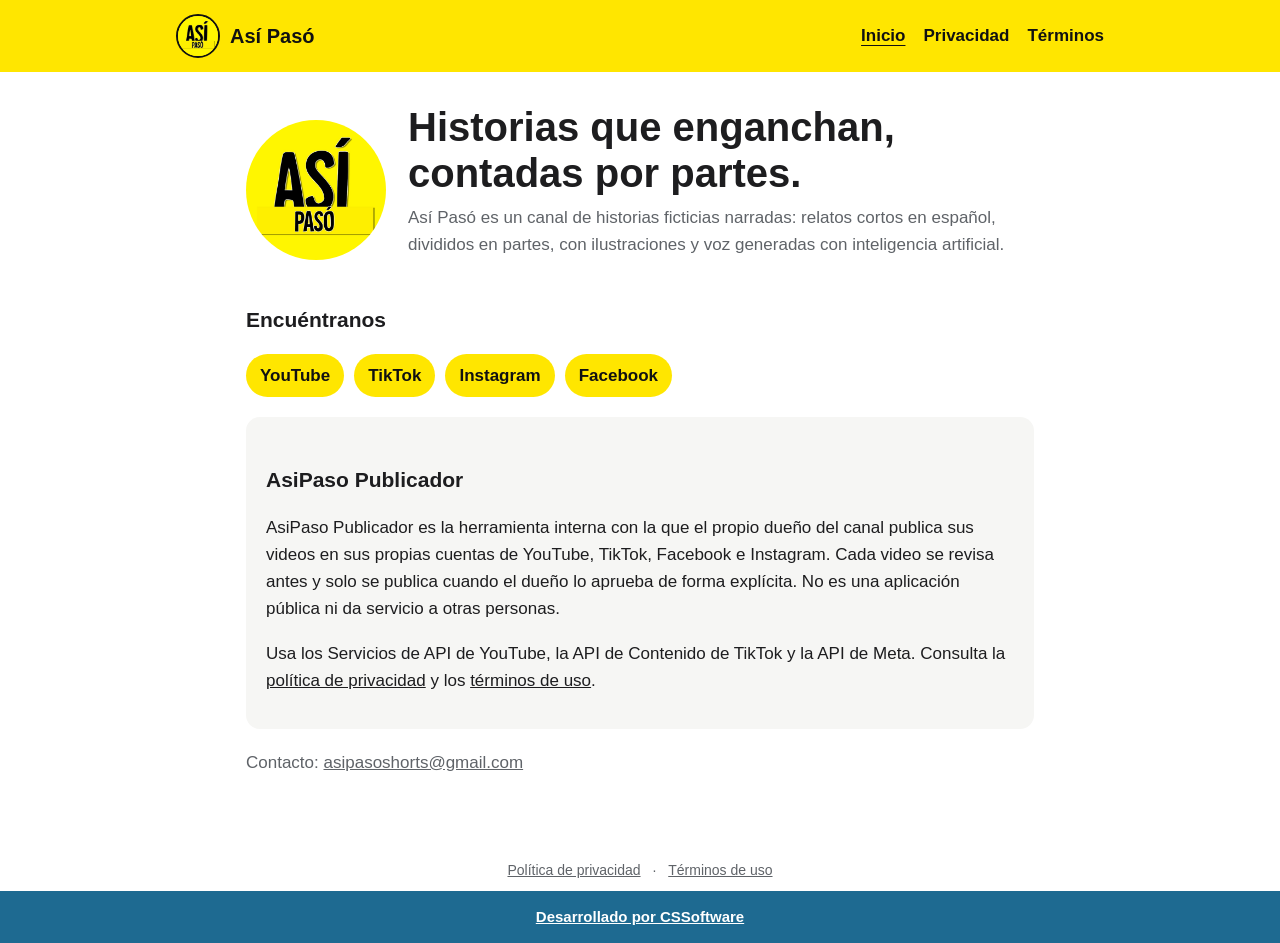
<file: index.html>
<!DOCTYPE html>
<html lang="es">
<head>
  <meta charset="utf-8">
  <meta name="viewport" content="width=device-width, initial-scale=1">
  <title>Así Pasó</title>
  <meta name="description" content="Historias que enganchan, contadas por partes. Historias ficticias narradas con IA.">
  <link rel="icon" href="favicon.png">
  <link rel="stylesheet" href="estilo.css">
</head>
<body>
  <header>
    <div class="barra">
      <a class="marca" href="./"><img src="logo.png" alt="Logo de Así Pasó">Así Pasó</a>
      <nav>
        <a href="./" aria-current="page">Inicio</a>
        <a href="privacidad.html">Privacidad</a>
        <a href="terminos.html">Términos</a>
      </nav>
    </div>
  </header>

  <main>
    <div class="hero">
      <img src="logo.png" alt="Logo de Así Pasó">
      <div>
        <h1>Historias que enganchan, contadas por partes.</h1>
        <p class="sub">Así Pasó es un canal de historias ficticias narradas: relatos cortos en español, divididos en partes, con ilustraciones y voz generadas con inteligencia artificial.</p>
      </div>
    </div>

    <h2>Encuéntranos</h2>
    <ul class="redes">
      <li><a href="https://www.youtube.com/@asipasoshorts-l5q" target="_blank" rel="noopener noreferrer">YouTube</a></li>
      <li><a href="https://www.tiktok.com/@asipasoshorts" target="_blank" rel="noopener noreferrer">TikTok</a></li>
      <li><a href="https://www.instagram.com/asipasoshorts/" target="_blank" rel="noopener noreferrer">Instagram</a></li>
      <li><a href="https://www.facebook.com/1342690348931353" target="_blank" rel="noopener noreferrer">Facebook</a></li>
    </ul>

    <div class="tarjeta">
      <h2>AsiPaso Publicador</h2>
      <p>AsiPaso Publicador es la herramienta interna con la que el propio dueño del canal publica sus videos en sus propias cuentas de YouTube, TikTok, Facebook e Instagram. Cada video se revisa antes y solo se publica cuando el dueño lo aprueba de forma explícita. No es una aplicación pública ni da servicio a otras personas.</p>
      <p>Usa los Servicios de API de YouTube, la API de Contenido de TikTok y la API de Meta. Consulta la <a href="privacidad.html">política de privacidad</a> y los <a href="terminos.html">términos de uso</a>.</p>
    </div>

    <p class="sub">Contacto: <a href="mailto:asipasoshorts@gmail.com">asipasoshorts@gmail.com</a></p>
  </main>

  <div class="pie-legal"><a href="privacidad.html">Política de privacidad</a> · <a href="terminos.html">Términos de uso</a></div>
  <footer class="creditos">
    <a href="https://www.cssoftware.org/" target="_blank" rel="noopener noreferrer">Desarrollado por CSSoftware</a>
  </footer>
</body>
</html>
</file>
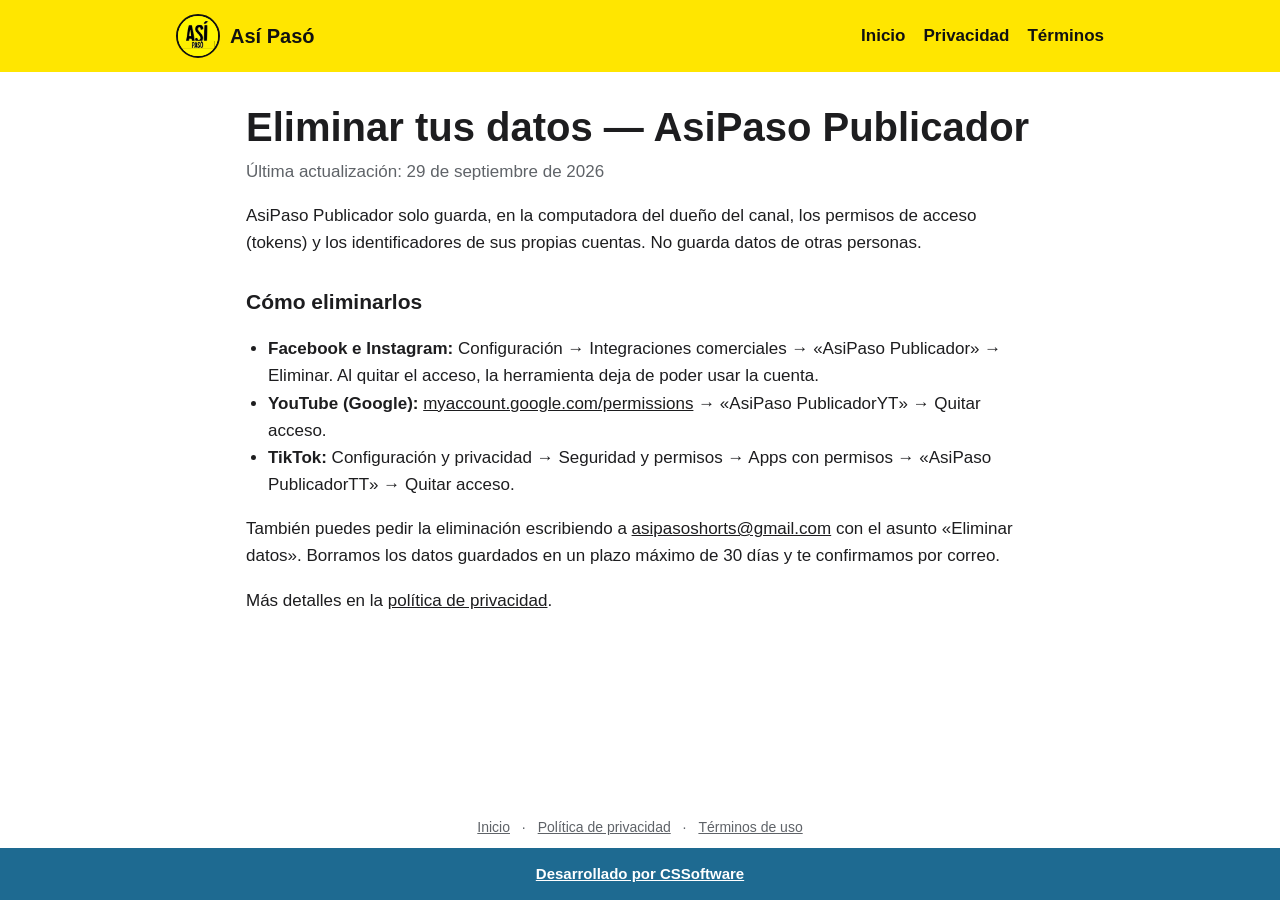
<file: eliminar-datos.html>
<!DOCTYPE html>
<html lang="es">
<head>
  <meta charset="utf-8">
  <meta name="viewport" content="width=device-width, initial-scale=1">
  <title>Eliminar datos — Así Pasó</title>
  <meta name="description" content="Cómo eliminar los datos que usa AsiPaso Publicador.">
  <link rel="icon" href="favicon.png">
  <link rel="stylesheet" href="estilo.css">
</head>
<body>
  <header>
    <div class="barra">
      <a class="marca" href="./"><img src="logo.png" alt="Logo de Así Pasó">Así Pasó</a>
      <nav>
        <a href="./">Inicio</a>
        <a href="privacidad.html">Privacidad</a>
        <a href="terminos.html">Términos</a>
      </nav>
    </div>
  </header>

  <main>
    <h1>Eliminar tus datos — AsiPaso Publicador</h1>
    <p class="sub">Última actualización: 29 de septiembre de 2026</p>

    <p>AsiPaso Publicador solo guarda, en la computadora del dueño del canal, los permisos de acceso (tokens) y los
      identificadores de sus propias cuentas. No guarda datos de otras personas.</p>

    <h2>Cómo eliminarlos</h2>
    <ul>
      <li><strong>Facebook e Instagram:</strong> Configuración → Integraciones comerciales → «AsiPaso Publicador» → Eliminar.
        Al quitar el acceso, la herramienta deja de poder usar la cuenta.</li>
      <li><strong>YouTube (Google):</strong> <a href="https://myaccount.google.com/permissions" target="_blank" rel="noopener noreferrer">myaccount.google.com/permissions</a> → «AsiPaso PublicadorYT» → Quitar acceso.</li>
      <li><strong>TikTok:</strong> Configuración y privacidad → Seguridad y permisos → Apps con permisos → «AsiPaso PublicadorTT» → Quitar acceso.</li>
    </ul>
    <p>También puedes pedir la eliminación escribiendo a <a href="mailto:asipasoshorts@gmail.com">asipasoshorts@gmail.com</a>
      con el asunto «Eliminar datos». Borramos los datos guardados en un plazo máximo de 30 días y te confirmamos por correo.</p>
    <p>Más detalles en la <a href="privacidad.html">política de privacidad</a>.</p>
  </main>

  <div class="pie-legal"><a href="./">Inicio</a> · <a href="privacidad.html">Política de privacidad</a> · <a href="terminos.html">Términos de uso</a></div>
  <footer class="creditos">
    <a href="https://www.cssoftware.org/" target="_blank" rel="noopener noreferrer">Desarrollado por CSSoftware</a>
  </footer>
</body>
</html>
</file>
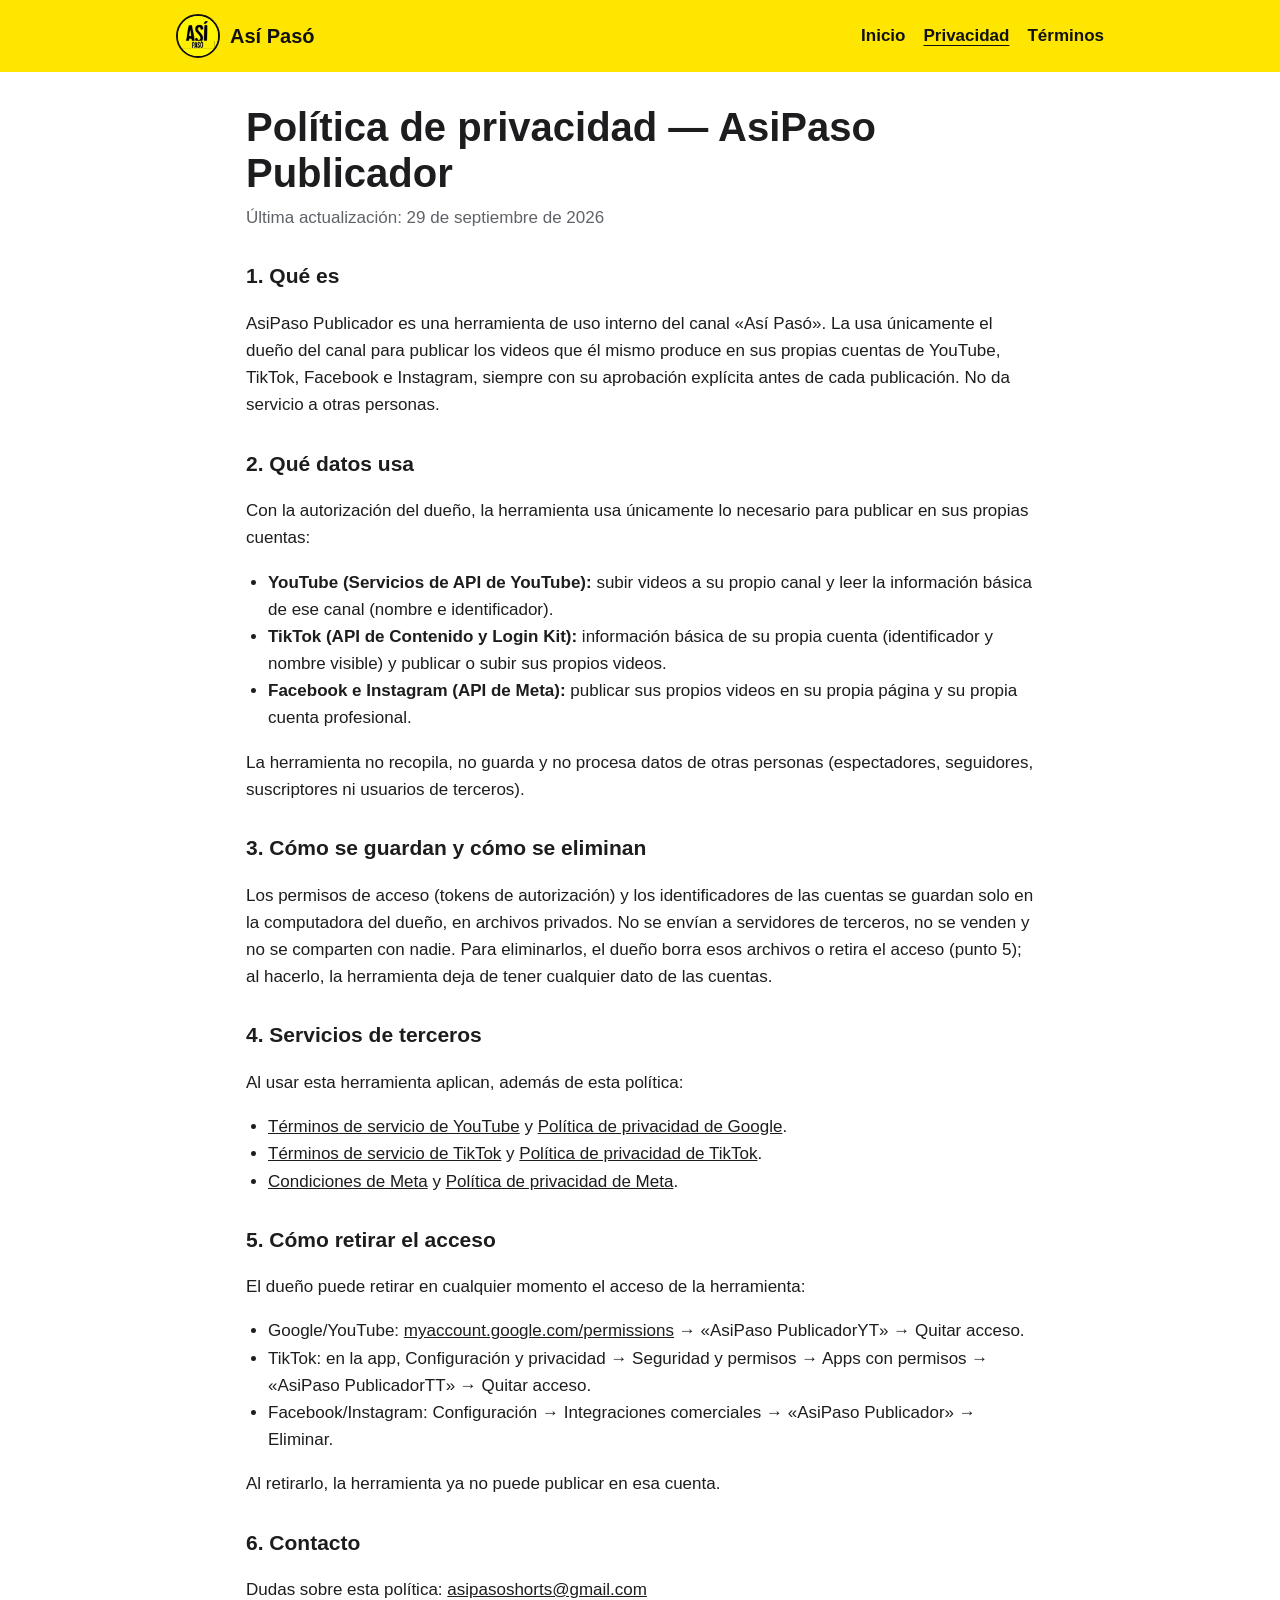
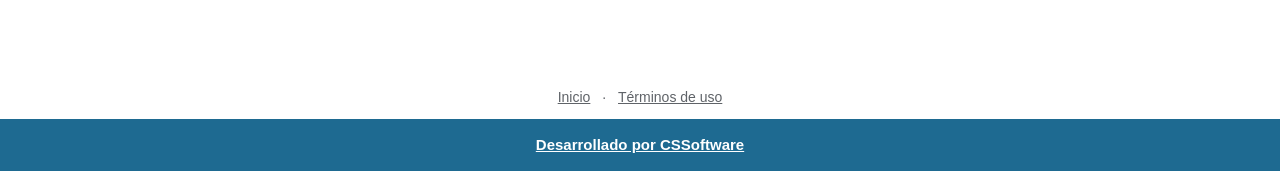
<file: privacidad.html>
<!DOCTYPE html>
<html lang="es">
<head>
  <meta charset="utf-8">
  <meta name="viewport" content="width=device-width, initial-scale=1">
  <title>Privacidad — Así Pasó</title>
  <meta name="description" content="Política de privacidad de AsiPaso Publicador, la herramienta interna del canal Así Pasó.">
  <link rel="icon" href="favicon.png">
  <link rel="stylesheet" href="estilo.css">
</head>
<body>
  <header>
    <div class="barra">
      <a class="marca" href="./"><img src="logo.png" alt="Logo de Así Pasó">Así Pasó</a>
      <nav>
        <a href="./">Inicio</a>
        <a href="privacidad.html" aria-current="page">Privacidad</a>
        <a href="terminos.html">Términos</a>
      </nav>
    </div>
  </header>

  <main>
    <h1>Política de privacidad — AsiPaso Publicador</h1>
    <p class="sub">Última actualización: 29 de septiembre de 2026</p>

    <h2>1. Qué es</h2>
    <p>AsiPaso Publicador es una herramienta de uso interno del canal «Así Pasó». La usa únicamente el dueño del canal para publicar los videos que él mismo produce en sus propias cuentas de YouTube, TikTok, Facebook e Instagram, siempre con su aprobación explícita antes de cada publicación. No da servicio a otras personas.</p>

    <h2>2. Qué datos usa</h2>
    <p>Con la autorización del dueño, la herramienta usa únicamente lo necesario para publicar en sus propias cuentas:</p>
    <ul>
      <li><strong>YouTube (Servicios de API de YouTube):</strong> subir videos a su propio canal y leer la información básica de ese canal (nombre e identificador).</li>
      <li><strong>TikTok (API de Contenido y Login Kit):</strong> información básica de su propia cuenta (identificador y nombre visible) y publicar o subir sus propios videos.</li>
      <li><strong>Facebook e Instagram (API de Meta):</strong> publicar sus propios videos en su propia página y su propia cuenta profesional.</li>
    </ul>
    <p>La herramienta no recopila, no guarda y no procesa datos de otras personas (espectadores, seguidores, suscriptores ni usuarios de terceros).</p>

    <h2 id="eliminar-datos">3. Cómo se guardan y cómo se eliminan</h2>
    <p>Los permisos de acceso (tokens de autorización) y los identificadores de las cuentas se guardan solo en la computadora del dueño, en archivos privados. No se envían a servidores de terceros, no se venden y no se comparten con nadie. Para eliminarlos, el dueño borra esos archivos o retira el acceso (punto 5); al hacerlo, la herramienta deja de tener cualquier dato de las cuentas.</p>

    <h2>4. Servicios de terceros</h2>
    <p>Al usar esta herramienta aplican, además de esta política:</p>
    <ul>
      <li><a href="https://www.youtube.com/t/terms" target="_blank" rel="noopener noreferrer">Términos de servicio de YouTube</a> y <a href="https://policies.google.com/privacy" target="_blank" rel="noopener noreferrer">Política de privacidad de Google</a>.</li>
      <li><a href="https://www.tiktok.com/legal/page/global/terms-of-service/es" target="_blank" rel="noopener noreferrer">Términos de servicio de TikTok</a> y <a href="https://www.tiktok.com/legal/page/row/privacy-policy/es" target="_blank" rel="noopener noreferrer">Política de privacidad de TikTok</a>.</li>
      <li><a href="https://www.facebook.com/terms" target="_blank" rel="noopener noreferrer">Condiciones de Meta</a> y <a href="https://www.facebook.com/privacy/policy" target="_blank" rel="noopener noreferrer">Política de privacidad de Meta</a>.</li>
    </ul>

    <h2>5. Cómo retirar el acceso</h2>
    <p>El dueño puede retirar en cualquier momento el acceso de la herramienta:</p>
    <ul>
      <li>Google/YouTube: <a href="https://myaccount.google.com/permissions" target="_blank" rel="noopener noreferrer">myaccount.google.com/permissions</a> → «AsiPaso PublicadorYT» → Quitar acceso.</li>
      <li>TikTok: en la app, Configuración y privacidad → Seguridad y permisos → Apps con permisos → «AsiPaso PublicadorTT» → Quitar acceso.</li>
      <li>Facebook/Instagram: Configuración → Integraciones comerciales → «AsiPaso Publicador» → Eliminar.</li>
    </ul>
    <p>Al retirarlo, la herramienta ya no puede publicar en esa cuenta.</p>

    <h2>6. Contacto</h2>
    <p>Dudas sobre esta política: <a href="mailto:asipasoshorts@gmail.com">asipasoshorts@gmail.com</a></p>
  </main>

  <div class="pie-legal"><a href="./">Inicio</a> · <a href="terminos.html">Términos de uso</a></div>
  <footer class="creditos">
    <a href="https://www.cssoftware.org/" target="_blank" rel="noopener noreferrer">Desarrollado por CSSoftware</a>
  </footer>
</body>
</html>
</file>
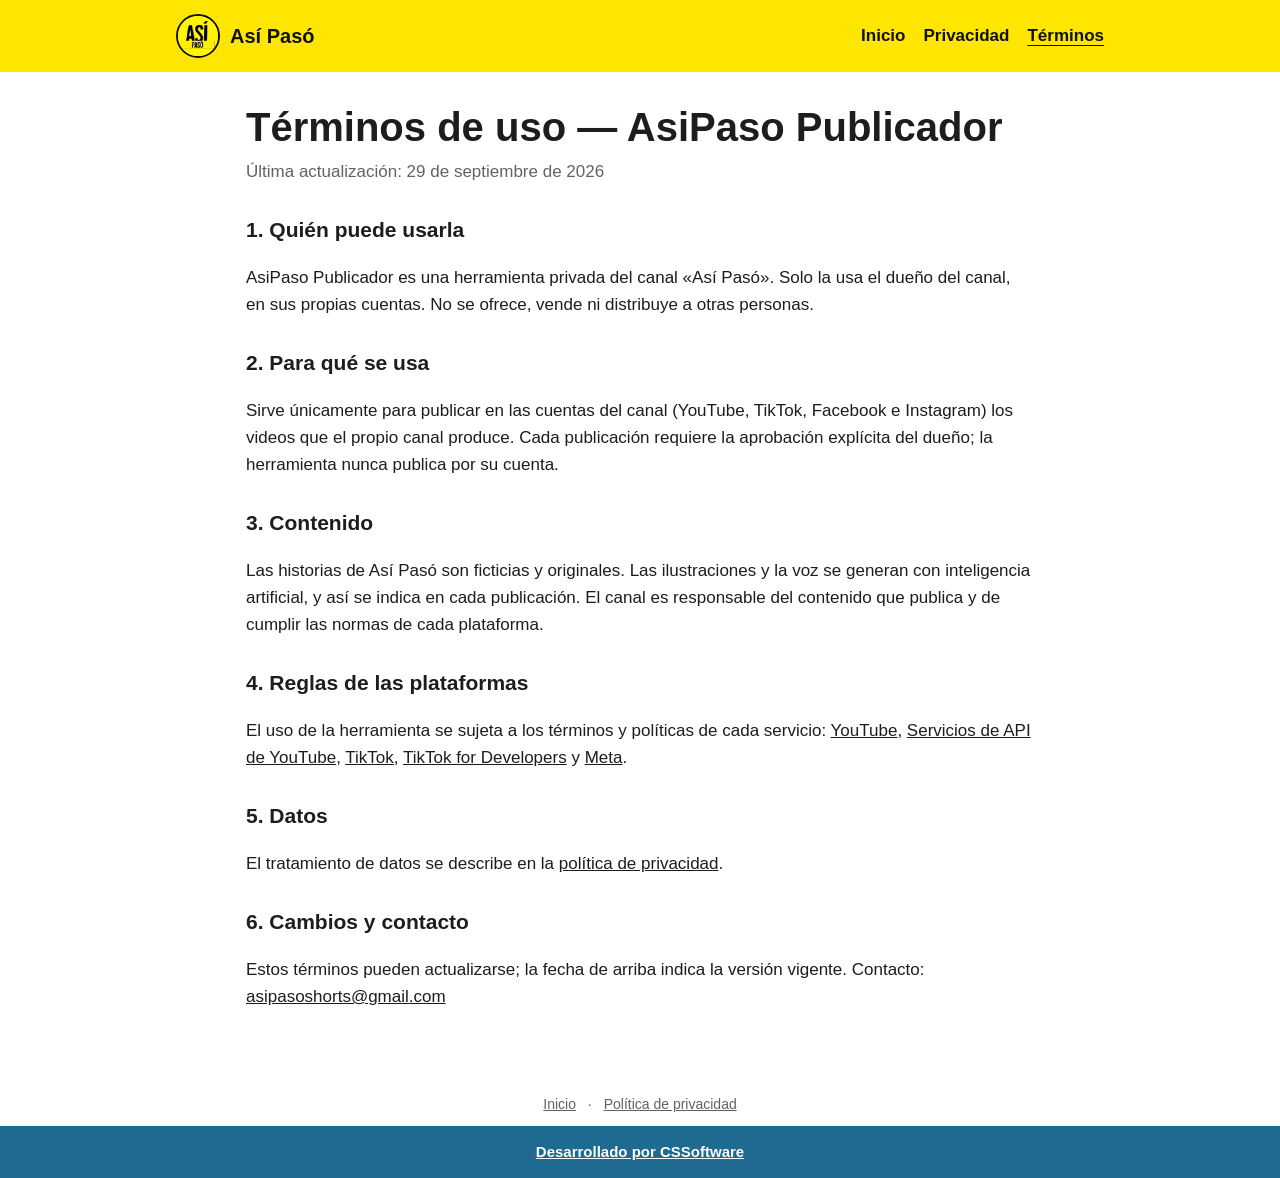
<file: terminos.html>
<!DOCTYPE html>
<html lang="es">
<head>
  <meta charset="utf-8">
  <meta name="viewport" content="width=device-width, initial-scale=1">
  <title>Términos — Así Pasó</title>
  <meta name="description" content="Términos de uso de AsiPaso Publicador, la herramienta interna del canal Así Pasó.">
  <link rel="icon" href="favicon.png">
  <link rel="stylesheet" href="estilo.css">
</head>
<body>
  <header>
    <div class="barra">
      <a class="marca" href="./"><img src="logo.png" alt="Logo de Así Pasó">Así Pasó</a>
      <nav>
        <a href="./">Inicio</a>
        <a href="privacidad.html">Privacidad</a>
        <a href="terminos.html" aria-current="page">Términos</a>
      </nav>
    </div>
  </header>

  <main>
    <h1>Términos de uso — AsiPaso Publicador</h1>
    <p class="sub">Última actualización: 29 de septiembre de 2026</p>

    <h2>1. Quién puede usarla</h2>
    <p>AsiPaso Publicador es una herramienta privada del canal «Así Pasó». Solo la usa el dueño del canal, en sus propias cuentas. No se ofrece, vende ni distribuye a otras personas.</p>

    <h2>2. Para qué se usa</h2>
    <p>Sirve únicamente para publicar en las cuentas del canal (YouTube, TikTok, Facebook e Instagram) los videos que el propio canal produce. Cada publicación requiere la aprobación explícita del dueño; la herramienta nunca publica por su cuenta.</p>

    <h2>3. Contenido</h2>
    <p>Las historias de Así Pasó son ficticias y originales. Las ilustraciones y la voz se generan con inteligencia artificial, y así se indica en cada publicación. El canal es responsable del contenido que publica y de cumplir las normas de cada plataforma.</p>

    <h2>4. Reglas de las plataformas</h2>
    <p>El uso de la herramienta se sujeta a los términos y políticas de cada servicio: <a href="https://www.youtube.com/t/terms" target="_blank" rel="noopener noreferrer">YouTube</a>, <a href="https://developers.google.com/youtube/terms/api-services-terms-of-service" target="_blank" rel="noopener noreferrer">Servicios de API de YouTube</a>, <a href="https://www.tiktok.com/legal/page/global/terms-of-service/es" target="_blank" rel="noopener noreferrer">TikTok</a>, <a href="https://www.tiktok.com/legal/page/global/tik-tok-developer-terms-of-service/en" target="_blank" rel="noopener noreferrer">TikTok for Developers</a> y <a href="https://www.facebook.com/terms" target="_blank" rel="noopener noreferrer">Meta</a>.</p>

    <h2>5. Datos</h2>
    <p>El tratamiento de datos se describe en la <a href="privacidad.html">política de privacidad</a>.</p>

    <h2>6. Cambios y contacto</h2>
    <p>Estos términos pueden actualizarse; la fecha de arriba indica la versión vigente. Contacto: <a href="mailto:asipasoshorts@gmail.com">asipasoshorts@gmail.com</a></p>
  </main>

  <div class="pie-legal"><a href="./">Inicio</a> · <a href="privacidad.html">Política de privacidad</a></div>
  <footer class="creditos">
    <a href="https://www.cssoftware.org/" target="_blank" rel="noopener noreferrer">Desarrollado por CSSoftware</a>
  </footer>
</body>
</html>
</file>
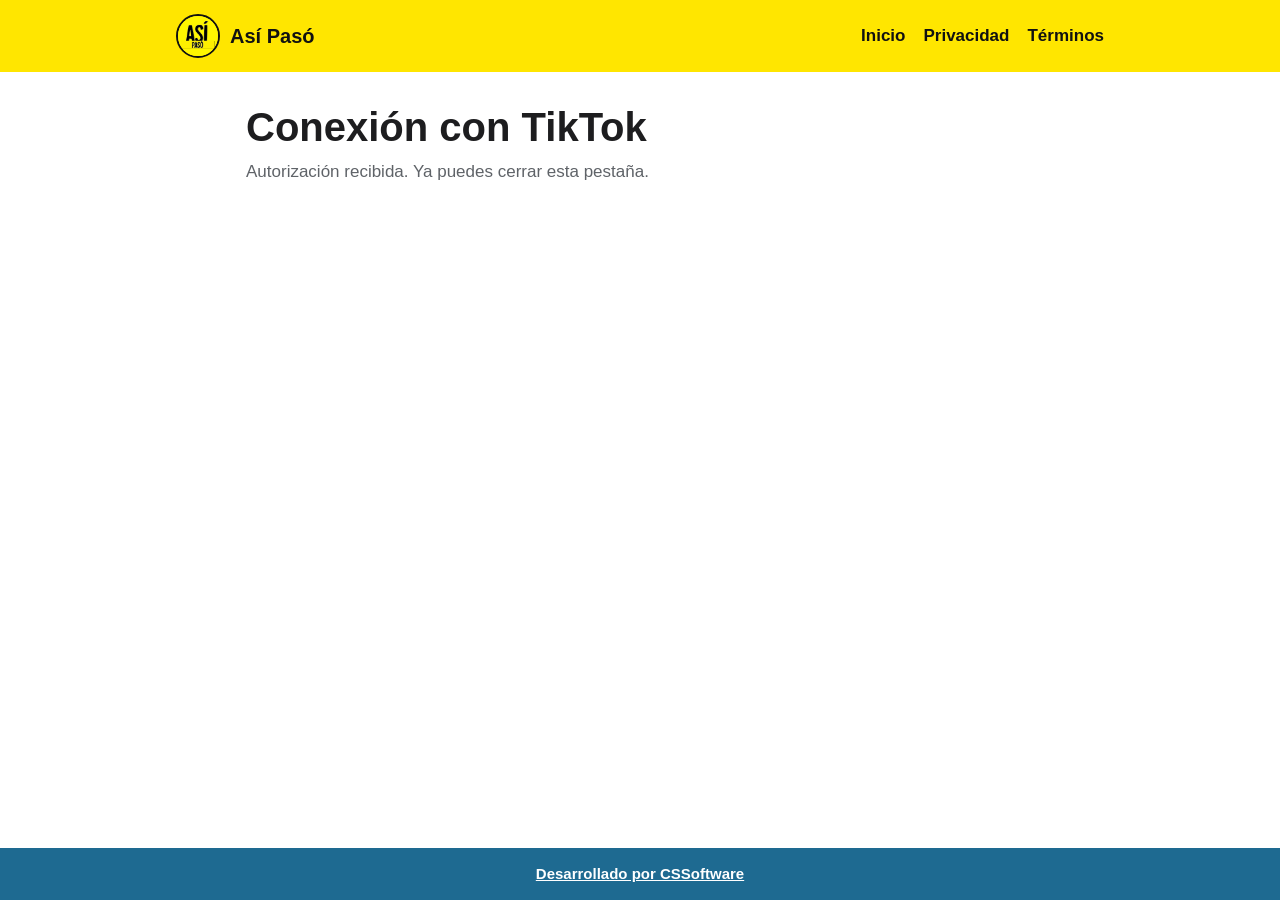
<file: tiktok-callback.html>
<!DOCTYPE html>
<html lang="es">
<head>
  <meta charset="utf-8">
  <meta name="viewport" content="width=device-width, initial-scale=1">
  <meta name="robots" content="noindex">
  <title>Conexión con TikTok — Así Pasó</title>
  <link rel="icon" href="favicon.png">
  <link rel="stylesheet" href="estilo.css">
</head>
<body>
  <header>
    <div class="barra">
      <a class="marca" href="./"><img src="logo.png" alt="Logo de Así Pasó">Así Pasó</a>
      <nav>
        <a href="./">Inicio</a>
        <a href="privacidad.html">Privacidad</a>
        <a href="terminos.html">Términos</a>
      </nav>
    </div>
  </header>
  <main>
    <h1>Conexión con TikTok</h1>
    <p id="msg" class="sub">Autorización recibida. Ya puedes cerrar esta pestaña.</p>
  </main>
  <footer class="creditos">
    <a href="https://www.cssoftware.org/" target="_blank" rel="noopener noreferrer">Desarrollado por CSSoftware</a>
  </footer>
  <script>
    // El código de autorización nunca se muestra ni se guarda en esta página.
    var q = new URLSearchParams(location.search);
    if (q.get('error')) document.getElementById('msg').textContent = 'No se completó la autorización. Vuelve a intentarlo desde la herramienta.';
    if (location.search) history.replaceState(null, '', location.pathname);
  </script>
</body>
</html>
</file>
<file: estilo.css>
:root {
  --amarillo: #ffe600;
  --negro: #111111;
  --texto: #1d1d1f;
  --suave: #5f6368;
  --fondo: #ffffff;
  --tarjeta: #f6f6f4;
  --franja: #1e6a91;
  --franja-texto: #ffffff;
}
@media (prefers-color-scheme: dark) {
  :root:not([data-theme="light"]) {
    --texto: #f2f2f2;
    --suave: #b3b3b3;
    --fondo: #121212;
    --tarjeta: #1d1d1d;
  }
}
* { box-sizing: border-box; }
html, body { margin: 0; }
body {
  background: var(--fondo);
  color: var(--texto);
  font-family: -apple-system, BlinkMacSystemFont, "Segoe UI", Roboto, "Helvetica Neue", Arial, sans-serif;
  font-size: 17px;
  line-height: 1.6;
  min-height: 100vh;
  display: flex;
  flex-direction: column;
}
a { color: inherit; }
header {
  background: var(--amarillo);
  color: var(--negro);
}
.barra {
  max-width: 960px;
  margin: 0 auto;
  padding: 14px 16px;
  display: flex;
  align-items: center;
  justify-content: space-between;
  gap: 12px;
  flex-wrap: wrap;
}
.marca { display: flex; align-items: center; gap: 10px; text-decoration: none; font-weight: 800; font-size: 20px; }
.marca img { width: 44px; height: 44px; border-radius: 50%; border: 2px solid var(--negro); }
nav { display: flex; gap: 18px; flex-wrap: wrap; }
nav a { text-decoration: none; font-weight: 600; }
nav a[aria-current="page"] { text-decoration: underline; text-underline-offset: 4px; }
main {
  flex: 1;
  width: 100%;
  max-width: 820px;
  margin: 0 auto;
  padding: 32px 16px 48px;
}
h1 { font-size: clamp(28px, 6vw, 40px); line-height: 1.15; margin: 0 0 8px; }
h2 { font-size: 21px; margin: 28px 0 6px; }
.sub { color: var(--suave); margin-top: 0; }
.tarjeta { background: var(--tarjeta); border-radius: 14px; padding: 18px 20px; margin: 20px 0; }
.hero { display: flex; gap: 22px; align-items: center; flex-wrap: wrap; }
.hero img { width: 140px; height: 140px; border-radius: 50%; }
.hero > div { flex: 1; min-width: 240px; }
ul { padding-left: 22px; }
.redes { display: flex; gap: 10px; flex-wrap: wrap; padding: 0; list-style: none; }
.redes a {
  display: inline-block;
  padding: 8px 14px;
  border-radius: 999px;
  background: var(--amarillo);
  color: var(--negro);
  text-decoration: none;
  font-weight: 700;
}
.creditos {
  background: var(--franja);
  color: var(--franja-texto);
  text-align: center;
  padding: 14px 16px;
  font-size: 15px;
}
.creditos a { color: var(--franja-texto); font-weight: 700; }
.pie-legal { text-align: center; color: var(--suave); font-size: 14px; padding: 18px 16px 10px; }
.pie-legal a { margin: 0 8px; }
</file>
